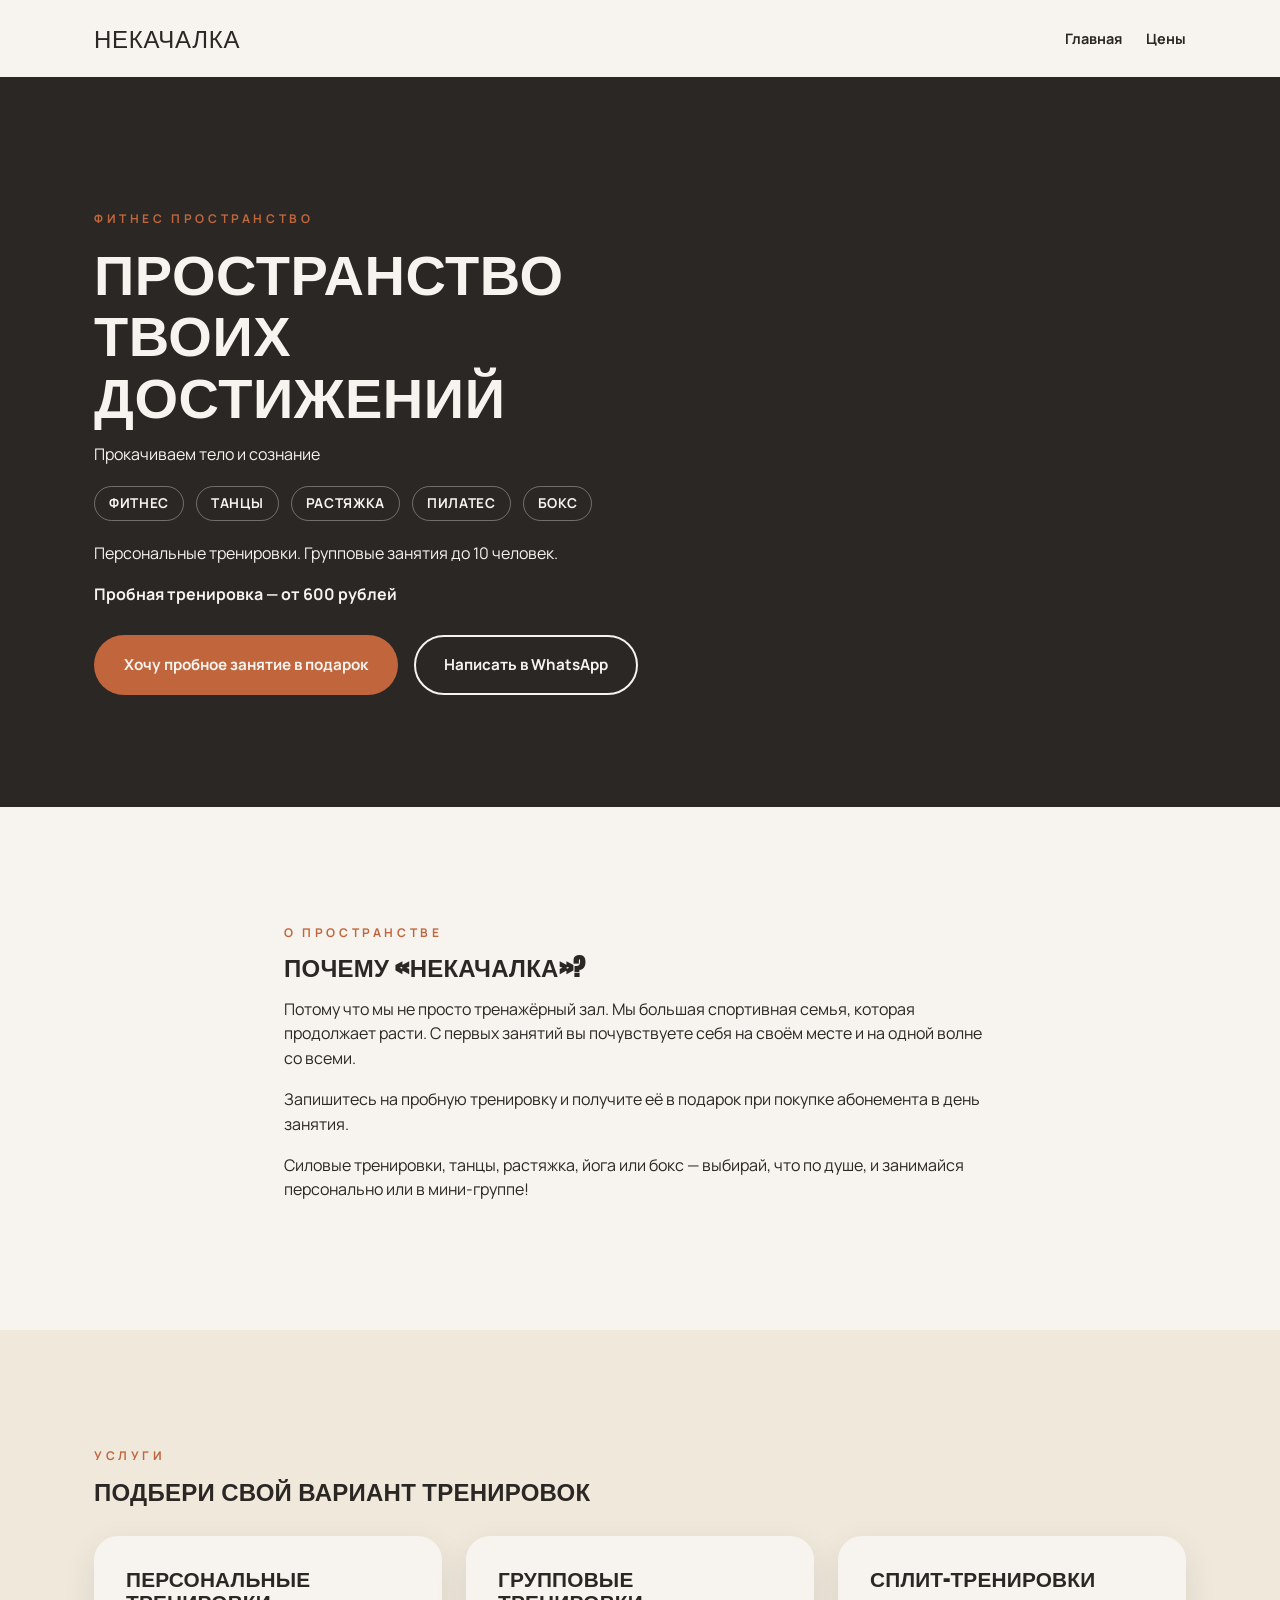
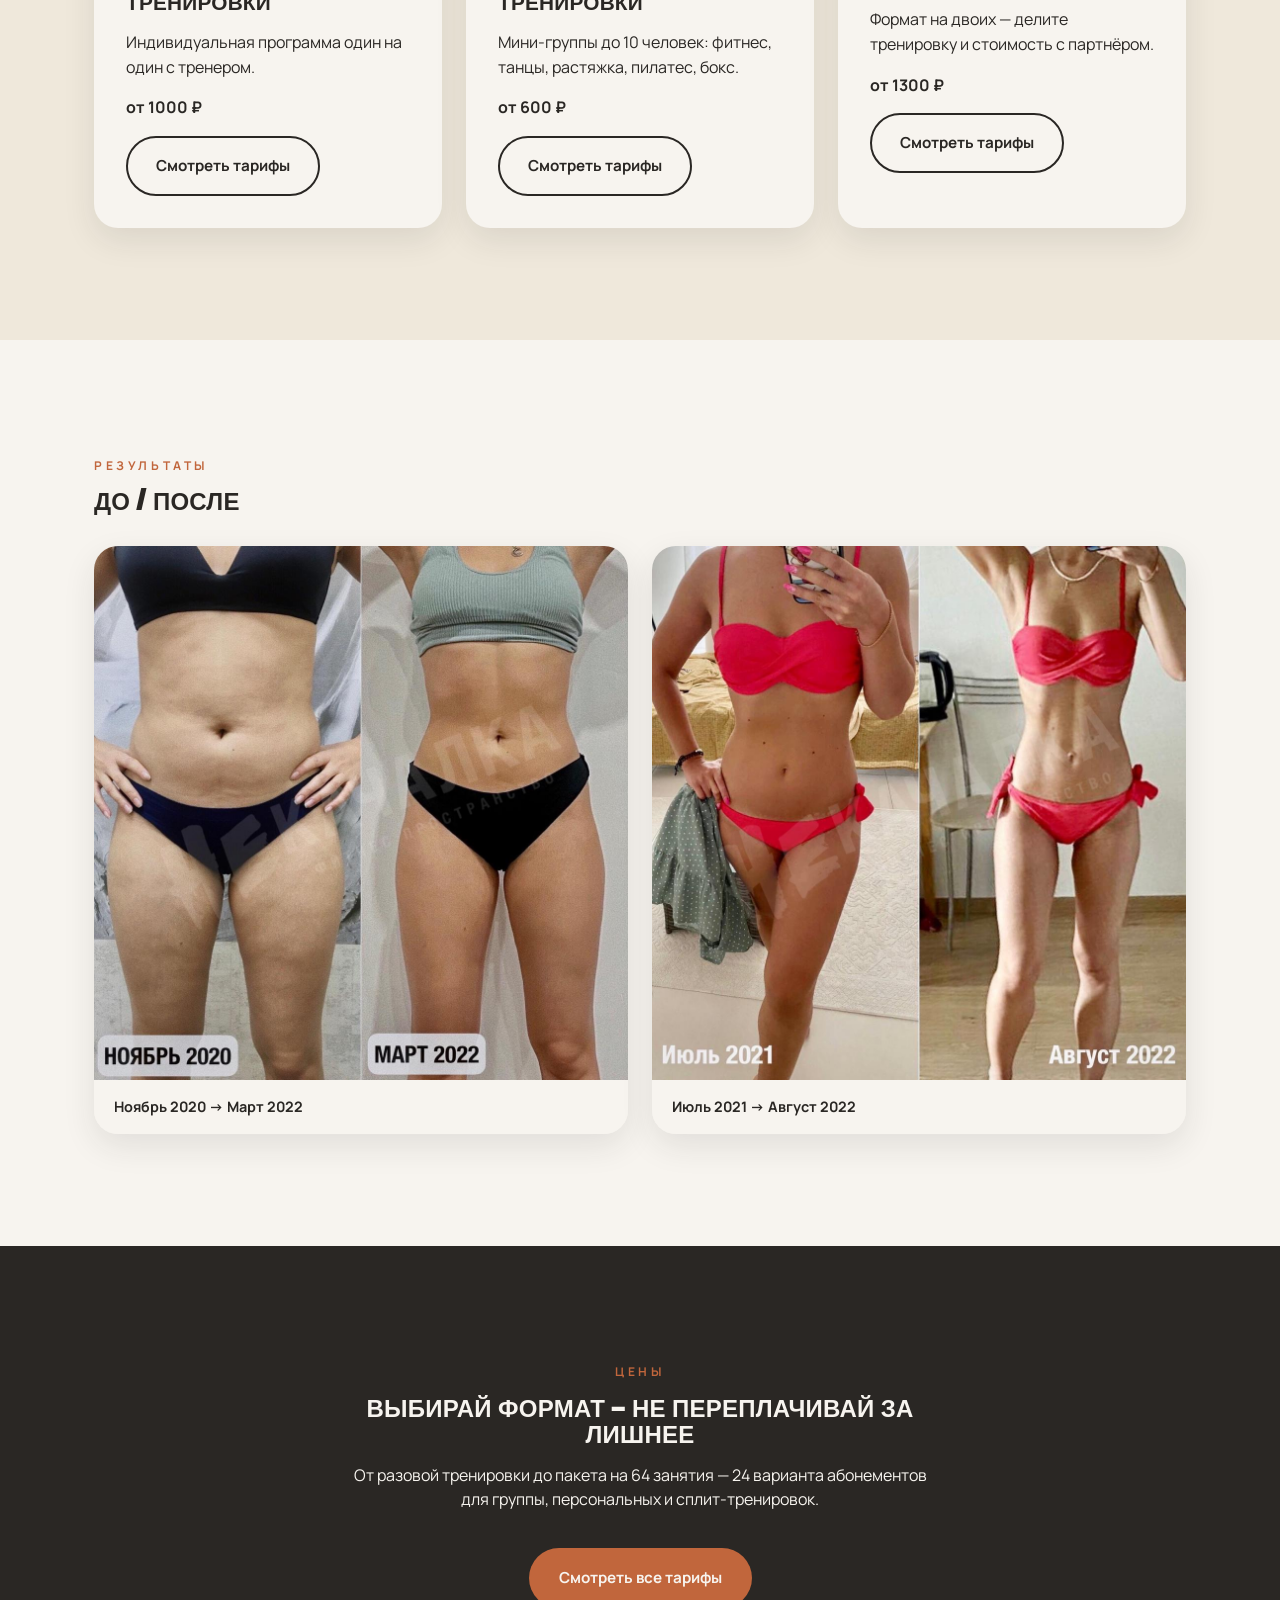
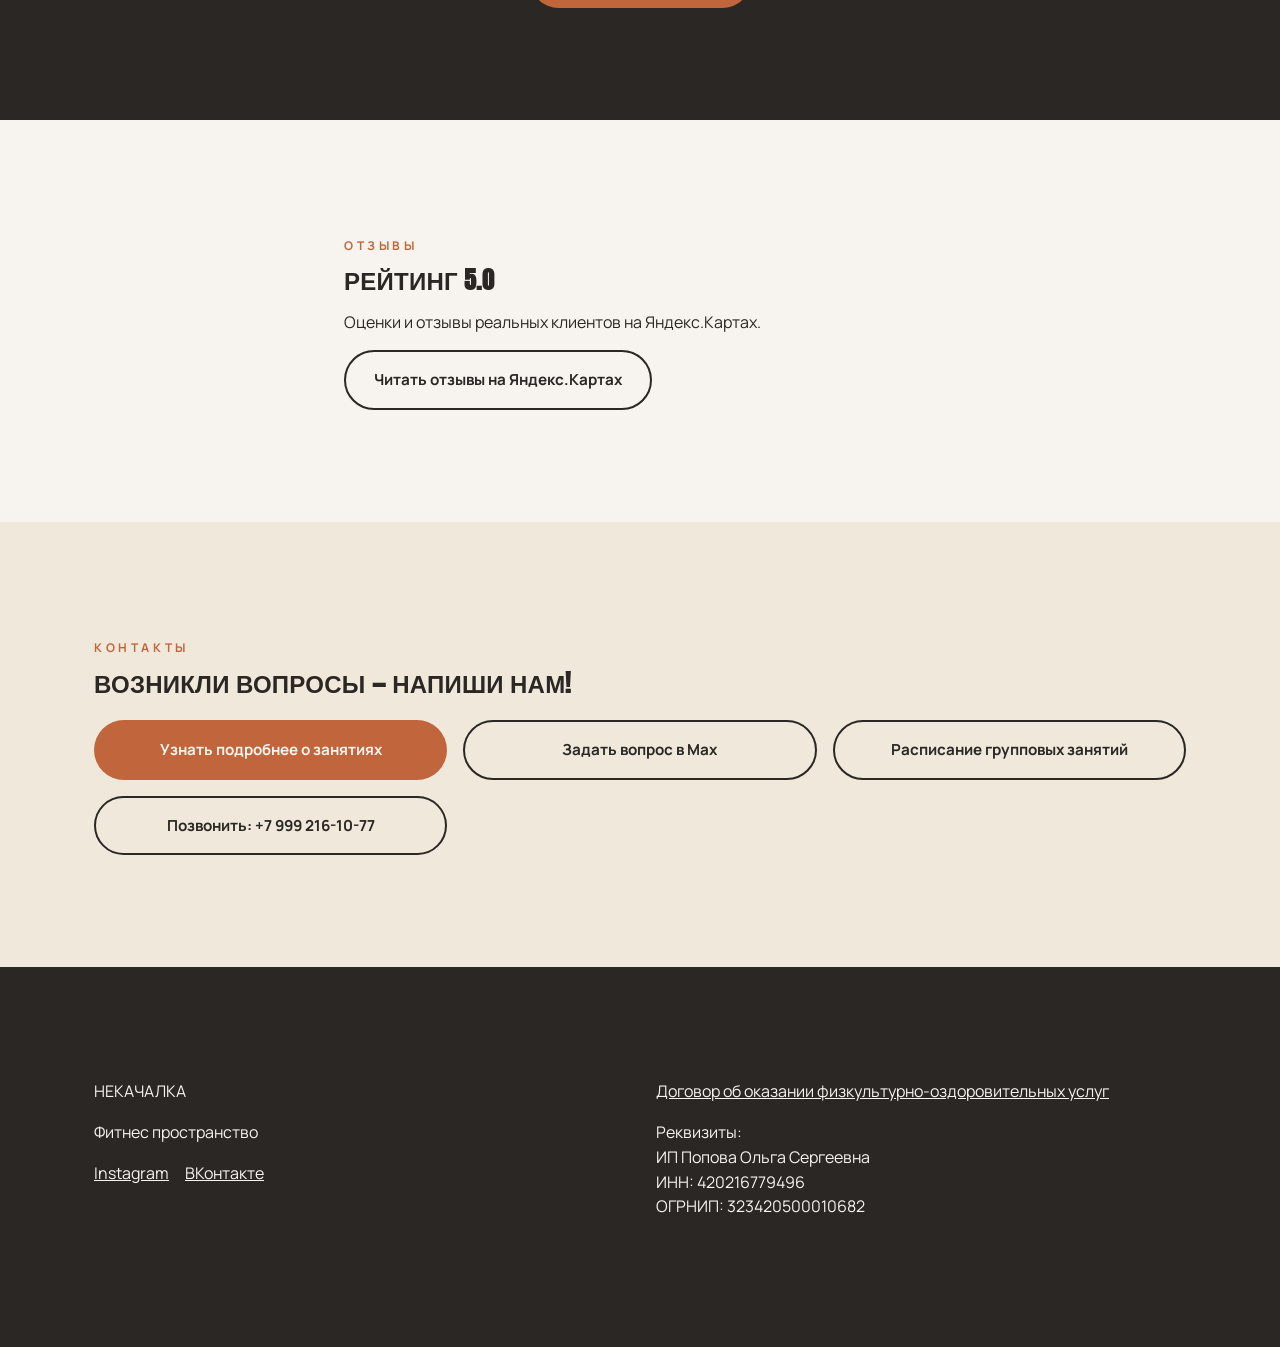
<file: index.html>
<!DOCTYPE html>
<html lang="ru">
<head>
  <meta charset="UTF-8">
  <meta name="viewport" content="width=device-width, initial-scale=1">
  <title>Некачалка — фитнес-пространство в Санкт-Петербурге</title>
  <meta name="description" content="Некачалка — фитнес-пространство в Санкт-Петербурге. Персональные и групповые тренировки: фитнес, танцы, растяжка, пилатес, бокс. Пробное занятие от 600 ₽.">
  <meta property="og:title" content="Некачалка — фитнес-пространство в Санкт-Петербурге">
  <meta property="og:description" content="Персональные и групповые тренировки: фитнес, танцы, растяжка, пилатес, бокс. Пробное занятие от 600 ₽.">
  <meta property="og:type" content="website">
  <meta property="og:image" content="assets/img/logo.png">
  <link rel="preconnect" href="https://fonts.googleapis.com">
  <link rel="preconnect" href="https://fonts.gstatic.com" crossorigin>
  <link href="https://fonts.googleapis.com/css2?family=Anton&family=Manrope:wght@400;500;700;800&display=swap" rel="stylesheet">
  <link rel="icon" href="assets/img/logo.png">
  <link rel="stylesheet" href="css/style.css">
</head>
<body>
  <div class="container">
    <header class="site-header">
      <a href="index.html" class="logo-mark">НЕКАЧАЛКА</a>
      <nav>
        <ul>
          <li><a href="index.html">Главная</a></li>
          <li><a href="pricing.html">Цены</a></li>
        </ul>
      </nav>
    </header>
  </div>

  <section class="hero section section--dark">
    <div class="container">
      <p class="eyebrow">Фитнес пространство</p>
      <h1>Пространство твоих достижений</h1>
      <p>Прокачиваем тело и сознание</p>
      <ul class="hero__tags">
        <li>Фитнес</li>
        <li>Танцы</li>
        <li>Растяжка</li>
        <li>Пилатес</li>
        <li>Бокс</li>
      </ul>
      <p>Персональные тренировки. Групповые занятия до 10 человек.</p>
      <p><strong>Пробная тренировка — от 600 рублей</strong></p>
      <div class="hero__actions">
        <a class="btn btn-primary" href="https://t.me/nekachalka?text=%D0%97%D0%B4%D1%80%D0%B0%D0%B2%D1%81%D1%82%D0%B2%D1%83%D0%B9%D1%82%D0%B5%21%20%D0%A0%D0%B0%D1%81%D1%81%D0%BA%D0%B0%D0%B6%D0%B8%D1%82%D0%B5%2C%20%D0%BA%D0%B0%D0%BA%20%D0%BF%D0%BE%D0%BB%D1%83%D1%87%D0%B8%D1%82%D1%8C%20%D0%BF%D1%80%D0%BE%D0%B1%D0%BD%D0%BE%D0%B5%20%D0%B7%D0%B0%D0%BD%D1%8F%D1%82%D0%B8%D0%B5%20%D0%B2%20%D0%BF%D0%BE%D0%B4%D0%B0%D1%80%D0%BE%D0%BA%3F" target="_blank" rel="noopener">Хочу пробное занятие в подарок</a>
        <a class="btn btn-outline" href="https://wa.me/79992161077?text=%D0%97%D0%B4%D1%80%D0%B0%D0%B2%D1%81%D1%82%D0%B2%D1%83%D0%B9%D1%82%D0%B5%21%20%D0%A0%D0%B0%D1%81%D1%81%D0%BA%D0%B0%D0%B6%D0%B8%D1%82%D0%B5%2C%20%D0%BA%D0%B0%D0%BA%20%D0%BF%D0%BE%D0%BB%D1%83%D1%87%D0%B8%D1%82%D1%8C%20%D0%BF%D1%80%D0%BE%D0%B1%D0%BD%D0%BE%D0%B5%20%D0%B7%D0%B0%D0%BD%D1%8F%D1%82%D0%B8%D0%B5%20%D0%B2%20%D0%BF%D0%BE%D0%B4%D0%B0%D1%80%D0%BE%D0%BA%3F" target="_blank" rel="noopener">Написать в WhatsApp</a>
      </div>
    </div>
  </section>

  <section class="about section">
    <div class="container">
      <p class="eyebrow">О пространстве</p>
      <h2>Почему «Некачалка»?</h2>
      <p>Потому что мы не просто тренажёрный зал. Мы большая спортивная семья, которая продолжает расти. С первых занятий вы почувствуете себя на своём месте и на одной волне со всеми.</p>
      <p>Запишитесь на пробную тренировку и получите её в подарок при покупке абонемента в день занятия.</p>
      <p>Силовые тренировки, танцы, растяжка, йога или бокс — выбирай, что по душе, и занимайся персонально или в мини-группе!</p>
    </div>
  </section>

  <section class="services section section--alt">
    <div class="container">
      <p class="eyebrow">Услуги</p>
      <h2>Подбери свой вариант тренировок</h2>
      <div class="services__grid">
        <article class="service-card">
          <h3>Персональные тренировки</h3>
          <p>Индивидуальная программа один на один с тренером.</p>
          <p><strong>от 1000 ₽</strong></p>
          <a class="btn btn-outline" href="pricing.html#personal">Смотреть тарифы</a>
        </article>
        <article class="service-card">
          <h3>Групповые тренировки</h3>
          <p>Мини-группы до 10 человек: фитнес, танцы, растяжка, пилатес, бокс.</p>
          <p><strong>от 600 ₽</strong></p>
          <a class="btn btn-outline" href="pricing.html#group">Смотреть тарифы</a>
        </article>
        <article class="service-card">
          <h3>Сплит-тренировки</h3>
          <p>Формат на двоих — делите тренировку и стоимость с партнёром.</p>
          <p><strong>от 1300 ₽</strong></p>
          <a class="btn btn-outline" href="pricing.html#split">Смотреть тарифы</a>
        </article>
      </div>
    </div>
  </section>

  <section class="gallery section">
    <div class="container">
      <p class="eyebrow">Результаты</p>
      <h2>До / После</h2>
      <div class="gallery__grid">
        <figure class="gallery__item">
          <img src="assets/img/before-after-1.jpg" alt="Клиентка Некачалки: результат с ноября 2020 по март 2022" loading="lazy">
          <figcaption>Ноябрь 2020 → Март 2022</figcaption>
        </figure>
        <figure class="gallery__item">
          <img src="assets/img/before-after-2.jpg" alt="Клиентка Некачалки: результат с июля 2021 по август 2022" loading="lazy">
          <figcaption>Июль 2021 → Август 2022</figcaption>
        </figure>
      </div>
    </div>
  </section>

  <section class="pricing-preview section section--dark">
    <div class="container">
      <p class="eyebrow">Цены</p>
      <h2>Выбирай формат — не переплачивай за лишнее</h2>
      <p>От разовой тренировки до пакета на 64 занятия — 24 варианта абонементов для группы, персональных и сплит-тренировок.</p>
      <a class="btn btn-primary" href="pricing.html">Смотреть все тарифы</a>
    </div>
  </section>

  <section class="reviews section">
    <div class="container">
      <p class="eyebrow">Отзывы</p>
      <h2>Рейтинг 5.0</h2>
      <p>Оценки и отзывы реальных клиентов на Яндекс.Картах.</p>
      <a class="btn btn-outline" href="https://yandex.ru/maps/org/189149703795/reviews?utm_source=badge&utm_medium=rating&utm_campaign=v1" target="_blank" rel="noopener">Читать отзывы на Яндекс.Картах</a>
    </div>
  </section>

  <section class="contacts section section--alt">
    <div class="container">
      <p class="eyebrow">Контакты</p>
      <h2>Возникли вопросы — напиши нам!</h2>
      <div class="contacts__grid">
        <a class="btn btn-primary" href="https://t.me/nekachalka?text=%D0%97%D0%B4%D1%80%D0%B0%D0%B2%D1%81%D1%82%D0%B2%D1%83%D0%B9%D1%82%D0%B5%21%20%D0%A0%D0%B0%D1%81%D1%81%D0%BA%D0%B0%D0%B6%D0%B8%D1%82%D0%B5%20%D0%BF%D0%BE%D0%B4%D1%80%D0%BE%D0%B1%D0%BD%D0%B5%D0%B5%20%D0%BE%20%D0%B2%D0%B0%D1%88%D0%B8%D1%85%20%D0%B7%D0%B0%D0%BD%D1%8F%D1%82%D0%B8%D1%8F%D1%85.">Узнать подробнее о занятиях</a>
        <a class="btn btn-outline" href="https://max.ru/u/89992161077" target="_blank" rel="noopener">Задать вопрос в Max</a>
        <a class="btn btn-outline" href="https://r557443.mobi.fitness/" target="_blank" rel="noopener">Расписание групповых занятий</a>
        <a class="btn btn-outline" href="tel:+79992161077">Позвонить: +7 999 216-10-77</a>
      </div>
    </div>
  </section>

  <footer class="site-footer section section--dark">
    <div class="container">
      <div class="site-footer__grid">
        <div>
          <p class="logo-mark">НЕКАЧАЛКА</p>
          <p>Фитнес пространство</p>
          <div class="social-links">
            <a href="https://instagram.com/nekachalka/" target="_blank" rel="noopener">Instagram</a>
            <a href="https://vk.com/nekachalka_spb" target="_blank" rel="noopener">ВКонтакте</a>
          </div>
        </div>
        <div>
          <p><a href="https://docs.google.com/document/d/1Hm2_6ja7xSxBPGgTs1m_QJngKD6uxJ3sMvOJAq37H48/edit?usp=sharing" target="_blank" rel="noopener">Договор об оказании физкультурно-оздоровительных услуг</a></p>
          <p>Реквизиты:<br>
          ИП Попова Ольга Сергеевна<br>
          ИНН: 420216779496<br>
          ОГРНИП: 323420500010682</p>
        </div>
      </div>
    </div>
  </footer>
</body>
</html>
</file>
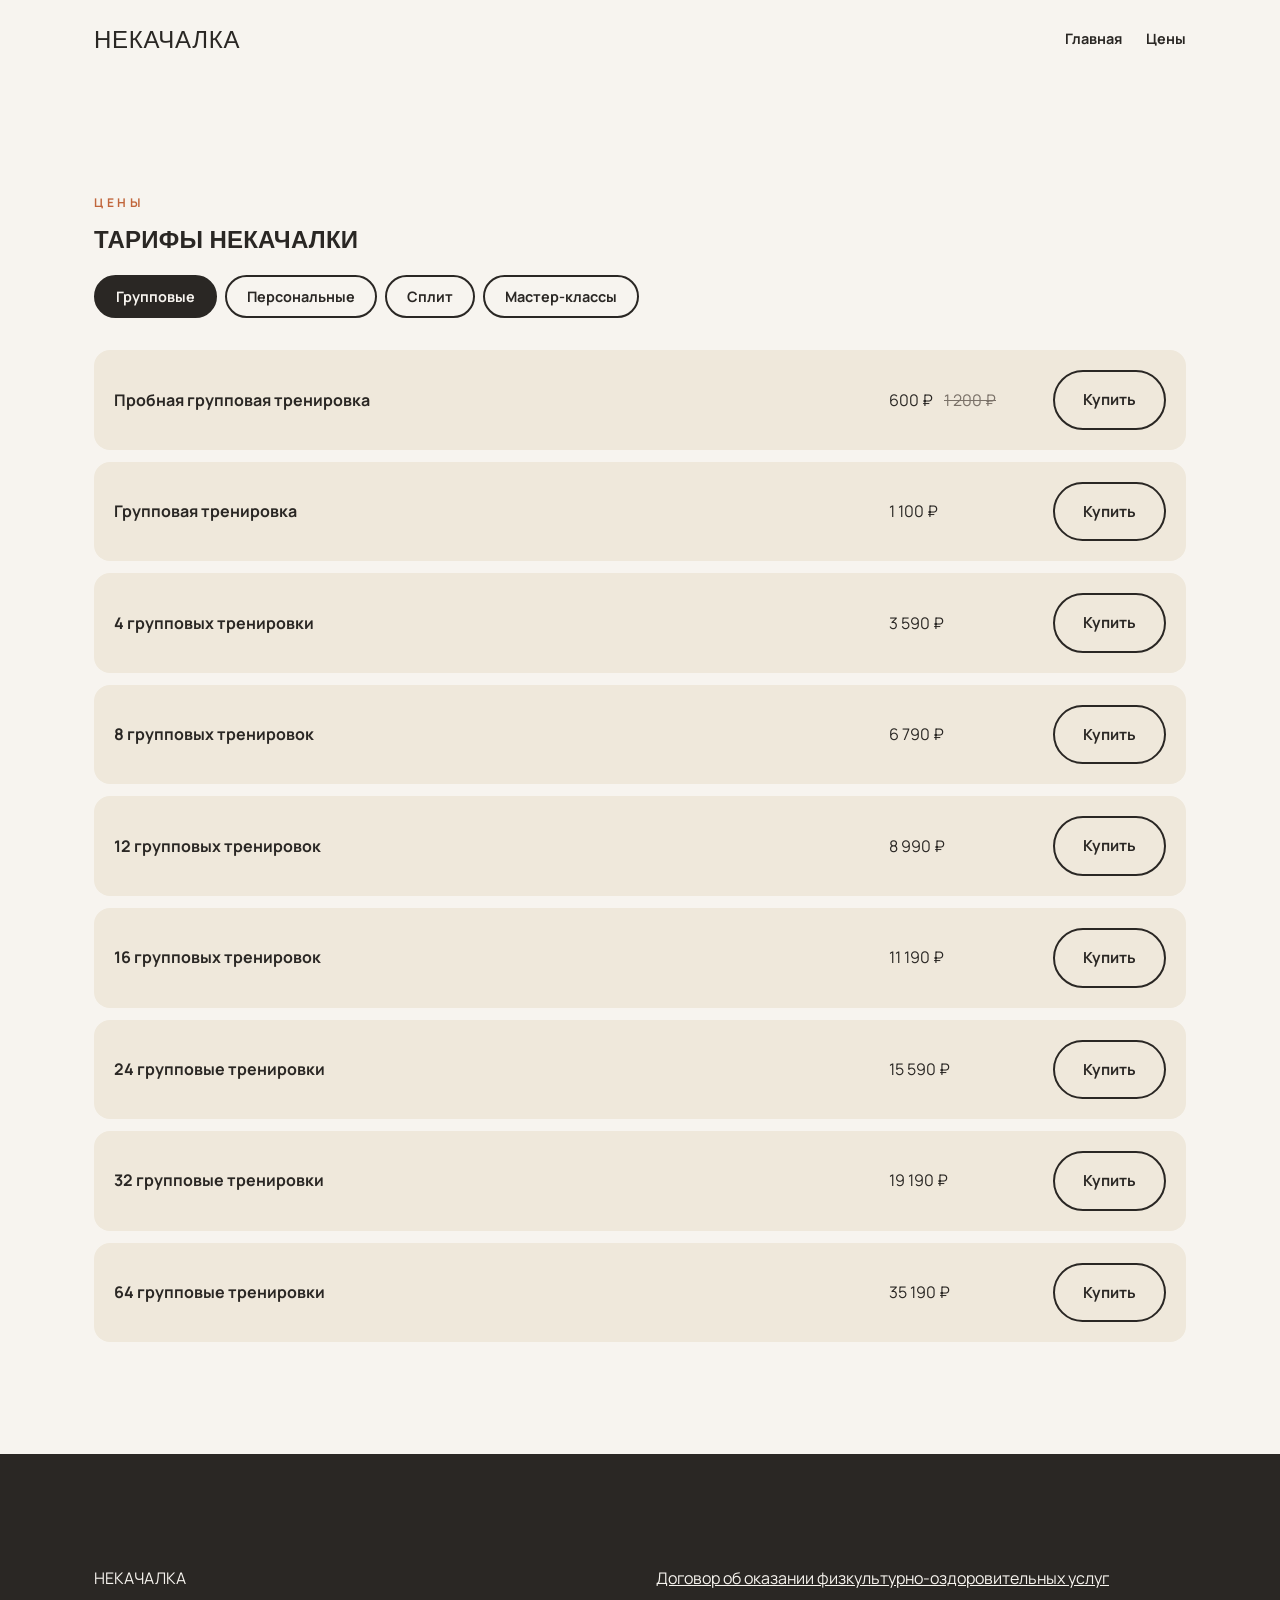
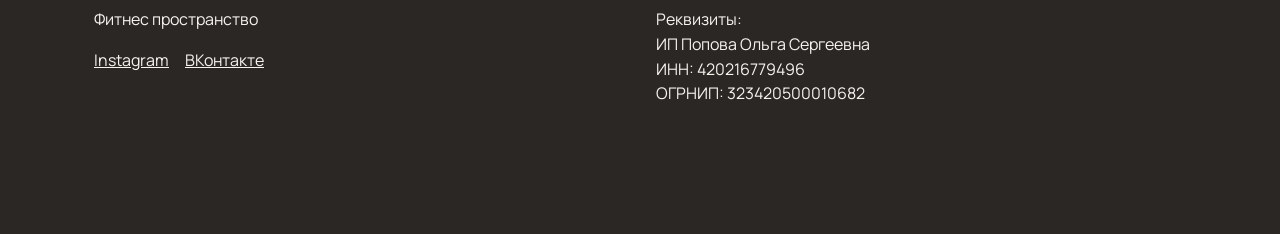
<file: pricing.html>
<!DOCTYPE html>
<html lang="ru">
<head>
  <meta charset="UTF-8">
  <meta name="viewport" content="width=device-width, initial-scale=1">
  <title>Цены — Некачалка</title>
  <meta name="description" content="Полный прайс-лист Некачалки: групповые, персональные и сплит-тренировки, мастер-классы. 24 варианта абонементов.">
  <link rel="preconnect" href="https://fonts.googleapis.com">
  <link rel="preconnect" href="https://fonts.gstatic.com" crossorigin>
  <link href="https://fonts.googleapis.com/css2?family=Anton&family=Manrope:wght@400;500;700;800&display=swap" rel="stylesheet">
  <link rel="icon" href="assets/img/logo.png">
  <link rel="stylesheet" href="css/style.css">
  <noscript><style>.price-tabs{display:none}.price-panel[hidden]{display:block!important}</style></noscript>
</head>
<body>
  <div class="container">
    <header class="site-header">
      <a href="index.html" class="logo-mark">НЕКАЧАЛКА</a>
      <nav>
        <ul>
          <li><a href="index.html">Главная</a></li>
          <li><a href="pricing.html">Цены</a></li>
        </ul>
      </nav>
    </header>
  </div>

  <section class="section">
    <div class="container">
      <p class="eyebrow">Цены</p>
      <h1>Тарифы Некачалки</h1>
      <div class="price-tabs" role="tablist">
        <button class="price-tab is-active" data-target="group" role="tab" aria-selected="true">Групповые</button>
        <button class="price-tab" data-target="personal" role="tab" aria-selected="false">Персональные</button>
        <button class="price-tab" data-target="split" role="tab" aria-selected="false">Сплит</button>
        <button class="price-tab" data-target="masterclass" role="tab" aria-selected="false">Мастер-классы</button>
      </div>

      <div class="price-panel is-active" id="group" role="tabpanel">
        <ul class="price-list">
          <li class="price-row"><span>Пробная групповая тренировка</span><span>600 ₽ <s>1 200 ₽</s></span><a class="btn btn-outline" target="_blank" rel="noopener" href="https://taplink.cc/nekachalka/o/b57560/">Купить</a></li>
          <li class="price-row"><span>Групповая тренировка</span><span>1 100 ₽</span><a class="btn btn-outline" target="_blank" rel="noopener" href="https://taplink.cc/nekachalka/o/b57566/">Купить</a></li>
          <li class="price-row"><span>4 групповых тренировки</span><span>3 590 ₽</span><a class="btn btn-outline" target="_blank" rel="noopener" href="https://taplink.cc/nekachalka/o/b5756a/">Купить</a></li>
          <li class="price-row"><span>8 групповых тренировок</span><span>6 790 ₽</span><a class="btn btn-outline" target="_blank" rel="noopener" href="https://taplink.cc/nekachalka/o/b5756e/">Купить</a></li>
          <li class="price-row"><span>12 групповых тренировок</span><span>8 990 ₽</span><a class="btn btn-outline" target="_blank" rel="noopener" href="https://taplink.cc/nekachalka/o/b5756f/">Купить</a></li>
          <li class="price-row"><span>16 групповых тренировок</span><span>11 190 ₽</span><a class="btn btn-outline" target="_blank" rel="noopener" href="https://taplink.cc/nekachalka/o/b57576/">Купить</a></li>
          <li class="price-row"><span>24 групповые тренировки</span><span>15 590 ₽</span><a class="btn btn-outline" target="_blank" rel="noopener" href="https://taplink.cc/nekachalka/o/b5757c/">Купить</a></li>
          <li class="price-row"><span>32 групповые тренировки</span><span>19 190 ₽</span><a class="btn btn-outline" target="_blank" rel="noopener" href="https://taplink.cc/nekachalka/o/b5757d/">Купить</a></li>
          <li class="price-row"><span>64 групповые тренировки</span><span>35 190 ₽</span><a class="btn btn-outline" target="_blank" rel="noopener" href="https://taplink.cc/nekachalka/o/be7d55/">Купить</a></li>
        </ul>
      </div>

      <div class="price-panel" id="personal" role="tabpanel" hidden>
        <ul class="price-list">
          <li class="price-row"><span>Пробная персональная тренировка</span><span>1 000 ₽ <s>2 200 ₽</s></span><a class="btn btn-outline" target="_blank" rel="noopener" href="https://taplink.cc/nekachalka/o/b5755b/">Купить</a></li>
          <li class="price-row"><span>Персональная тренировка</span><span>2 100 ₽</span><a class="btn btn-outline" target="_blank" rel="noopener" href="https://taplink.cc/nekachalka/o/b57564/">Купить</a></li>
          <li class="price-row"><span>4 персональные тренировки</span><span>7 990 ₽</span><a class="btn btn-outline" target="_blank" rel="noopener" href="https://taplink.cc/nekachalka/o/b5757e/">Купить</a></li>
          <li class="price-row"><span>8 персональных тренировок</span><span>14 390 ₽</span><a class="btn btn-outline" target="_blank" rel="noopener" href="https://taplink.cc/nekachalka/o/b57581/">Купить</a></li>
          <li class="price-row"><span>12 персональных тренировок</span><span>20 390 ₽</span><a class="btn btn-outline" target="_blank" rel="noopener" href="https://taplink.cc/nekachalka/o/b57583/">Купить</a></li>
          <li class="price-row"><span>16 персональных тренировок</span><span>25 590 ₽</span><a class="btn btn-outline" target="_blank" rel="noopener" href="https://taplink.cc/nekachalka/o/b57584/">Купить</a></li>
          <li class="price-row"><span>24 персональные тренировки</span><span>35 990 ₽</span><a class="btn btn-outline" target="_blank" rel="noopener" href="https://taplink.cc/nekachalka/o/b5758a/">Купить</a></li>
          <li class="price-row"><span>32 персональные тренировки</span><span>44 790 ₽</span><a class="btn btn-outline" target="_blank" rel="noopener" href="https://taplink.cc/nekachalka/o/b5758b/">Купить</a></li>
          <li class="price-row"><span>64 персональные тренировки</span><span>83 190 ₽</span><a class="btn btn-outline" target="_blank" rel="noopener" href="https://taplink.cc/nekachalka/o/be7d56/">Купить</a></li>
        </ul>
      </div>

      <div class="price-panel" id="split" role="tabpanel" hidden>
        <ul class="price-list">
          <li class="price-row"><span>Пробная сплит-тренировка</span><span>1 300 ₽ <s>2 600 ₽</s></span><a class="btn btn-outline" target="_blank" rel="noopener" href="https://taplink.cc/nekachalka/o/bdf100/">Купить</a></li>
          <li class="price-row"><span>Сплит-тренировка</span><span>2 600 ₽</span><a class="btn btn-outline" target="_blank" rel="noopener" href="https://taplink.cc/nekachalka/o/bdf104/">Купить</a></li>
          <li class="price-row"><span>4 сплит-тренировки</span><span>9 190 ₽</span><a class="btn btn-outline" target="_blank" rel="noopener" href="https://taplink.cc/nekachalka/o/bdf10b/">Купить</a></li>
          <li class="price-row"><span>8 сплит-тренировок</span><span>17 590 ₽</span><a class="btn btn-outline" target="_blank" rel="noopener" href="https://taplink.cc/nekachalka/o/c60f01/">Купить</a></li>
          <li class="price-row"><span>12 сплит-тренировок</span><span>25 190 ₽</span><a class="btn btn-outline" target="_blank" rel="noopener" href="https://taplink.cc/nekachalka/o/c60f06/">Купить</a></li>
        </ul>
      </div>

      <div class="price-panel" id="masterclass" role="tabpanel" hidden>
        <ul class="price-list">
          <li class="price-row"><span>Мастер-класс</span><span>2 000 ₽</span><a class="btn btn-outline" target="_blank" rel="noopener" href="https://taplink.cc/nekachalka/o/c03ee0/">Купить</a></li>
        </ul>
      </div>
    </div>
  </section>

  <footer class="site-footer section section--dark">
    <div class="container">
      <div class="site-footer__grid">
        <div>
          <p class="logo-mark">НЕКАЧАЛКА</p>
          <p>Фитнес пространство</p>
          <div class="social-links">
            <a href="https://instagram.com/nekachalka/" target="_blank" rel="noopener">Instagram</a>
            <a href="https://vk.com/nekachalka_spb" target="_blank" rel="noopener">ВКонтакте</a>
          </div>
        </div>
        <div>
          <p><a href="https://docs.google.com/document/d/1Hm2_6ja7xSxBPGgTs1m_QJngKD6uxJ3sMvOJAq37H48/edit?usp=sharing" target="_blank" rel="noopener">Договор об оказании физкультурно-оздоровительных услуг</a></p>
          <p>Реквизиты:<br>
          ИП Попова Ольга Сергеевна<br>
          ИНН: 420216779496<br>
          ОГРНИП: 323420500010682</p>
        </div>
      </div>
    </div>
  </footer>

  <script src="js/script.js"></script>
</body>
</html>
</file>
<file: css/style.css>
/* === TOKENS === */
:root {
  --color-bg: #F7F4EF;
  --color-bg-alt: #EFE8DB;
  --color-text: #2A2724;
  --color-text-muted: #7A7168;
  --color-accent: #C1663C;
  --color-accent-dark: #A6512E;
  --color-dark: #2A2724;
  --color-dark-alt: #363029;
  --color-on-dark: #F7F4EF;
  --font-display: 'Anton', sans-serif;
  --font-body: 'Manrope', sans-serif;
  --radius-lg: 24px;
  --radius-md: 16px;
  --shadow-soft: 0 12px 32px rgba(42, 39, 36, 0.10);
  --container-width: 1140px;
}

/* === RESET === */
*, *::before, *::after { box-sizing: border-box; }
html { -webkit-text-size-adjust: 100%; }
body {
  margin: 0;
  font-family: var(--font-body);
  background: var(--color-bg);
  color: var(--color-text);
  line-height: 1.55;
  font-size: 16px;
}
img { max-width: 100%; display: block; }
a { color: inherit; }
h1, h2, h3 { font-family: var(--font-display); text-transform: uppercase; letter-spacing: 0.01em; margin: 0 0 16px; line-height: 1.1; }
p { margin: 0 0 16px; }
ul { margin: 0; padding: 0; list-style: none; }

/* === LAYOUT UTILITIES === */
.container {
  width: 100%;
  max-width: var(--container-width);
  margin: 0 auto;
  padding: 0 24px;
}
.section { padding: 56px 0; }
.section--alt { background: var(--color-bg-alt); }
.section--dark { background: var(--color-dark); color: var(--color-on-dark); }
.section--dark h1, .section--dark h2, .section--dark h3 { color: var(--color-on-dark); }

.eyebrow {
  display: inline-block;
  font-family: var(--font-body);
  font-weight: 700;
  font-size: 0.75rem;
  letter-spacing: 0.3em;
  text-transform: uppercase;
  color: var(--color-accent);
  margin-bottom: 12px;
}

.visually-hidden {
  position: absolute; width: 1px; height: 1px;
  overflow: hidden; clip: rect(0 0 0 0); white-space: nowrap;
}

/* === BUTTONS === */
.btn {
  display: inline-flex;
  align-items: center;
  justify-content: center;
  gap: 8px;
  padding: 16px 28px;
  border-radius: 999px;
  font-family: var(--font-body);
  font-weight: 700;
  font-size: 0.95rem;
  text-decoration: none;
  border: 2px solid transparent;
  cursor: pointer;
  transition: transform 0.15s ease, background-color 0.15s ease, color 0.15s ease;
}
.btn-primary { background: var(--color-accent); color: var(--color-on-dark); }
.btn-primary:hover { background: var(--color-accent-dark); transform: translateY(-2px); }
.btn-outline { background: transparent; border-color: currentColor; color: inherit; }
.btn-outline:hover { background: var(--color-text); border-color: var(--color-text); color: var(--color-on-dark); }
.section--dark .btn-outline:hover { background: var(--color-on-dark); border-color: var(--color-on-dark); color: var(--color-dark); }

/* === SITE HEADER === */
.site-header {
  display: flex;
  align-items: center;
  justify-content: space-between;
  padding: 20px 0;
}
.site-header .logo-mark {
  font-family: var(--font-display);
  font-size: 1.5rem;
  letter-spacing: 0.03em;
  text-decoration: none;
  color: inherit;
}
.site-header nav ul { display: flex; gap: 24px; }
.site-header nav a { text-decoration: none; font-weight: 700; font-size: 0.9rem; }

/* === HERO === */
.hero { padding: 72px 0 64px; }
.hero h1 { font-size: clamp(2.2rem, 6vw, 3.5rem); max-width: 14ch; }
.hero__tags {
  display: flex;
  flex-wrap: wrap;
  gap: 8px 12px;
  margin: 20px 0;
}
.hero__tags li {
  font-size: 0.85rem;
  font-weight: 700;
  text-transform: uppercase;
  letter-spacing: 0.05em;
  padding: 6px 14px;
  border: 1px solid rgba(247, 244, 239, 0.35);
  border-radius: 999px;
}
.hero__actions {
  display: flex;
  flex-wrap: wrap;
  gap: 16px;
  margin-top: 28px;
}

/* === ABOUT === */
.about .container { max-width: 760px; }

/* === SERVICES === */
.services__grid {
  display: grid;
  grid-template-columns: 1fr;
  gap: 24px;
  margin-top: 32px;
}
.service-card {
  background: var(--color-bg);
  border-radius: var(--radius-lg);
  padding: 32px;
  box-shadow: var(--shadow-soft);
}
.service-card h3 { font-size: 1.3rem; }

/* === GALLERY === */
.gallery__grid {
  display: grid;
  grid-template-columns: 1fr;
  gap: 24px;
  margin-top: 32px;
}
.gallery__item {
  margin: 0;
  border-radius: var(--radius-lg);
  overflow: hidden;
  box-shadow: var(--shadow-soft);
}
.gallery__item img { width: 100%; height: auto; }
.gallery__item figcaption {
  padding: 16px 20px;
  background: var(--color-bg);
  font-weight: 700;
  font-size: 0.9rem;
}

/* === PRICING PREVIEW === */
.pricing-preview .container { max-width: 640px; text-align: center; }
.pricing-preview .btn { margin-top: 20px; }

/* === PRICING PAGE === */
.price-tabs {
  display: flex;
  flex-wrap: wrap;
  gap: 8px;
  margin: 24px 0 32px;
}
.price-tab {
  font-family: var(--font-body);
  font-weight: 700;
  font-size: 0.9rem;
  padding: 10px 20px;
  border-radius: 999px;
  border: 2px solid var(--color-text);
  background: transparent;
  color: var(--color-text);
  cursor: pointer;
}
.price-tab.is-active { background: var(--color-text); color: var(--color-on-dark); }

.price-list { display: flex; flex-direction: column; gap: 12px; }
.price-row {
  display: flex;
  flex-direction: column;
  gap: 8px;
  padding: 20px;
  background: var(--color-bg-alt);
  border-radius: var(--radius-md);
}
.price-row span:first-child { font-weight: 700; }
.price-row s { color: var(--color-text-muted); font-weight: 400; margin-left: 8px; }

/* === REVIEWS === */
.reviews .container { max-width: 640px; }

/* === CONTACTS === */
.contacts__grid {
  display: flex;
  flex-wrap: wrap;
  gap: 16px;
  margin-top: 24px;
}

/* === FOOTER === */
.site-footer__grid {
  display: grid;
  grid-template-columns: 1fr;
  gap: 32px;
}
.social-links { display: flex; gap: 16px; margin-top: 12px; }
.social-links a { text-decoration: underline; }

/* === RESPONSIVE: TABLET (>=768px) === */
@media (min-width: 768px) {
  .section { padding: 80px 0; }
  .hero { padding: 100px 0 88px; }
  .services__grid { grid-template-columns: repeat(2, 1fr); }
  .gallery__grid { grid-template-columns: repeat(2, 1fr); }
  .site-footer__grid { grid-template-columns: repeat(2, 1fr); }
  .contacts__grid { display: grid; grid-template-columns: repeat(auto-fit, minmax(300px, 1fr)); }
}

/* === RESPONSIVE: DESKTOP (>=1200px) === */
@media (min-width: 1200px) {
  .section { padding: 112px 0; }
  .hero { padding: 128px 0 112px; }
  .services__grid { grid-template-columns: repeat(3, 1fr); }
  .price-row {
    display: grid;
    grid-template-columns: 1fr 140px max-content;
    align-items: center;
    gap: 24px;
  }
}
</file>
